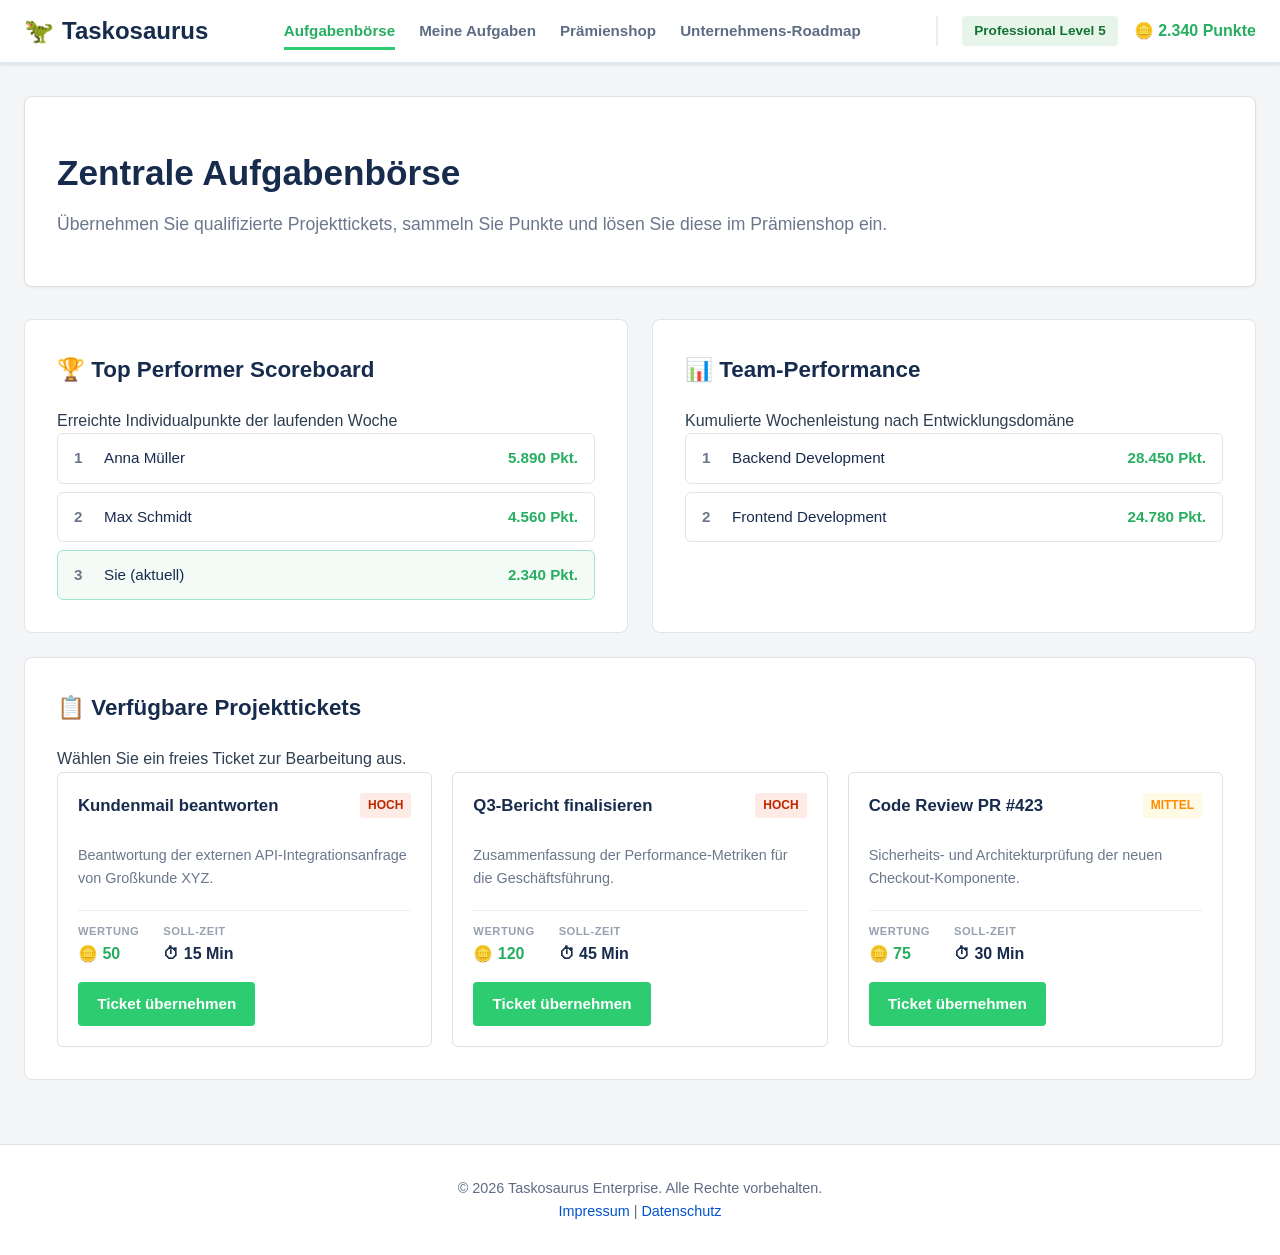
<file: index.html>
<!DOCTYPE html>
<html lang="de">
<head>
  <meta charset="UTF-8">
  <meta name="viewport" content="width=device-width, initial-scale=1.0">
  <title>Taskosaurus - Aufgabenbörse</title>
  <link rel="stylesheet" href="css/style.css">
</head>
<body>
  <header>
    <nav>
      <a href="index.html" class="logo"><span class="logo-icon">🦖</span> Taskosaurus</a>
      <ul class="nav-links">
        <li><a href="index.html" class="active">Aufgabenbörse</a></li>
        <li><a href="pages/my-tasks.html">Meine Aufgaben</a></li>
        <li><a href="pages/store.html">Prämienshop</a></li>
        <li><a href="pages/roadmap.html">Unternehmens-Roadmap</a></li>
      </ul>
      <div class="nav-right">
        <div class="profile-section">
          <div class="level-badge">Professional Level 5</div>
          <div class="points-display">🪙 2.340 Punkte</div>
        </div>
      </div>
    </nav>
  </header>

  <main>
    <section class="hero">
      <h1>Zentrale Aufgabenbörse</h1>
      <p>Übernehmen Sie qualifizierte Projekttickets, sammeln Sie Punkte und lösen Sie diese im Prämienshop ein.</p>
    </section>

    <div class="grid">
      <section>
        <h2>🏆 Top Performer Scoreboard</h2>
        <p>Erreichte Individualpunkte der laufenden Woche</p>
        <ul class="leaderboard">
          <li class="leaderboard-item">
            <span class="rank">1</span>
            <span class="leaderboard-name">Anna Müller</span>
            <span class="leaderboard-points">5.890 Pkt.</span>
          </li>
          <li class="leaderboard-item">
            <span class="rank">2</span>
            <span class="leaderboard-name">Max Schmidt</span>
            <span class="leaderboard-points">4.560 Pkt.</span>
          </li>
          <li class="leaderboard-item current-user">
            <span class="rank">3</span>
            <span class="leaderboard-name">Sie (aktuell)</span>
            <span class="leaderboard-points">2.340 Pkt.</span>
          </li>
        </ul>
      </section>

      <section>
        <h2>📊 Team-Performance</h2>
        <p>Kumulierte Wochenleistung nach Entwicklungsdomäne</p>
        <ul class="leaderboard">
          <li class="leaderboard-item">
            <span class="rank">1</span>
            <span class="leaderboard-name">Backend Development</span>
            <span class="leaderboard-points">28.450 Pkt.</span>
          </li>
          <li class="leaderboard-item">
            <span class="rank">2</span>
            <span class="leaderboard-name">Frontend Development</span>
            <span class="leaderboard-points">24.780 Pkt.</span>
          </li>
        </ul>
      </section>
    </div>

    <section>
      <h2>📋 Verfügbare Projekttickets</h2>
      <p>Wählen Sie ein freies Ticket zur Bearbeitung aus.</p>
      
      <div class="task-grid">
        <!-- Task 1 -->
        <div class="task-card">
          <div class="task-header">
            <h3 class="task-title">Kundenmail beantworten</h3>
            <span class="task-priority priority-high">Hoch</span>
          </div>
          <p class="task-description">Beantwortung der externen API-Integrationsanfrage von Großkunde XYZ.</p>
          <div class="task-meta">
            <div class="meta-item">
              <span class="meta-label">Wertung</span>
              <span class="meta-value pts">🪙 50</span>
            </div>
            <div class="meta-item">
              <span class="meta-label">Soll-Zeit</span>
              <span class="meta-value time-estimate">⏱ 15 Min</span>
            </div>
          </div>
          <div class="task-actions">
            <a href="pages/my-tasks.html" class="btn">Ticket übernehmen</a>
          </div>
        </div>

        <!-- Task 2 -->
        <div class="task-card">
          <div class="task-header">
            <h3 class="task-title">Q3-Bericht finalisieren</h3>
            <span class="task-priority priority-high">Hoch</span>
          </div>
          <p class="task-description">Zusammenfassung der Performance-Metriken für die Geschäftsführung.</p>
          <div class="task-meta">
            <div class="meta-item">
              <span class="meta-label">Wertung</span>
              <span class="meta-value pts">🪙 120</span>
            </div>
            <div class="meta-item">
              <span class="meta-label">Soll-Zeit</span>
              <span class="meta-value time-estimate">⏱ 45 Min</span>
            </div>
          </div>
          <div class="task-actions">
            <a href="pages/my-tasks.html" class="btn">Ticket übernehmen</a>
          </div>
        </div>

        <!-- Task 3 -->
        <div class="task-card">
          <div class="task-header">
            <h3 class="task-title">Code Review PR #423</h3>
            <span class="task-priority priority-medium">Mittel</span>
          </div>
          <p class="task-description">Sicherheits- und Architekturprüfung der neuen Checkout-Komponente.</p>
          <div class="task-meta">
            <div class="meta-item">
              <span class="meta-label">Wertung</span>
              <span class="meta-value pts">🪙 75</span>
            </div>
            <div class="meta-item">
              <span class="meta-label">Soll-Zeit</span>
              <span class="meta-value time-estimate">⏱ 30 Min</span>
            </div>
          </div>
          <div class="task-actions">
            <a href="pages/my-tasks.html" class="btn">Ticket übernehmen</a>
          </div>
        </div>
      </div>
    </section>
  </main>

  <footer>
    <p>&copy; 2026 Taskosaurus Enterprise. Alle Rechte vorbehalten.</p>
    <p><a href="#">Impressum</a> | <a href="#">Datenschutz</a></p>
  </footer>
</body>
</html>
</file>
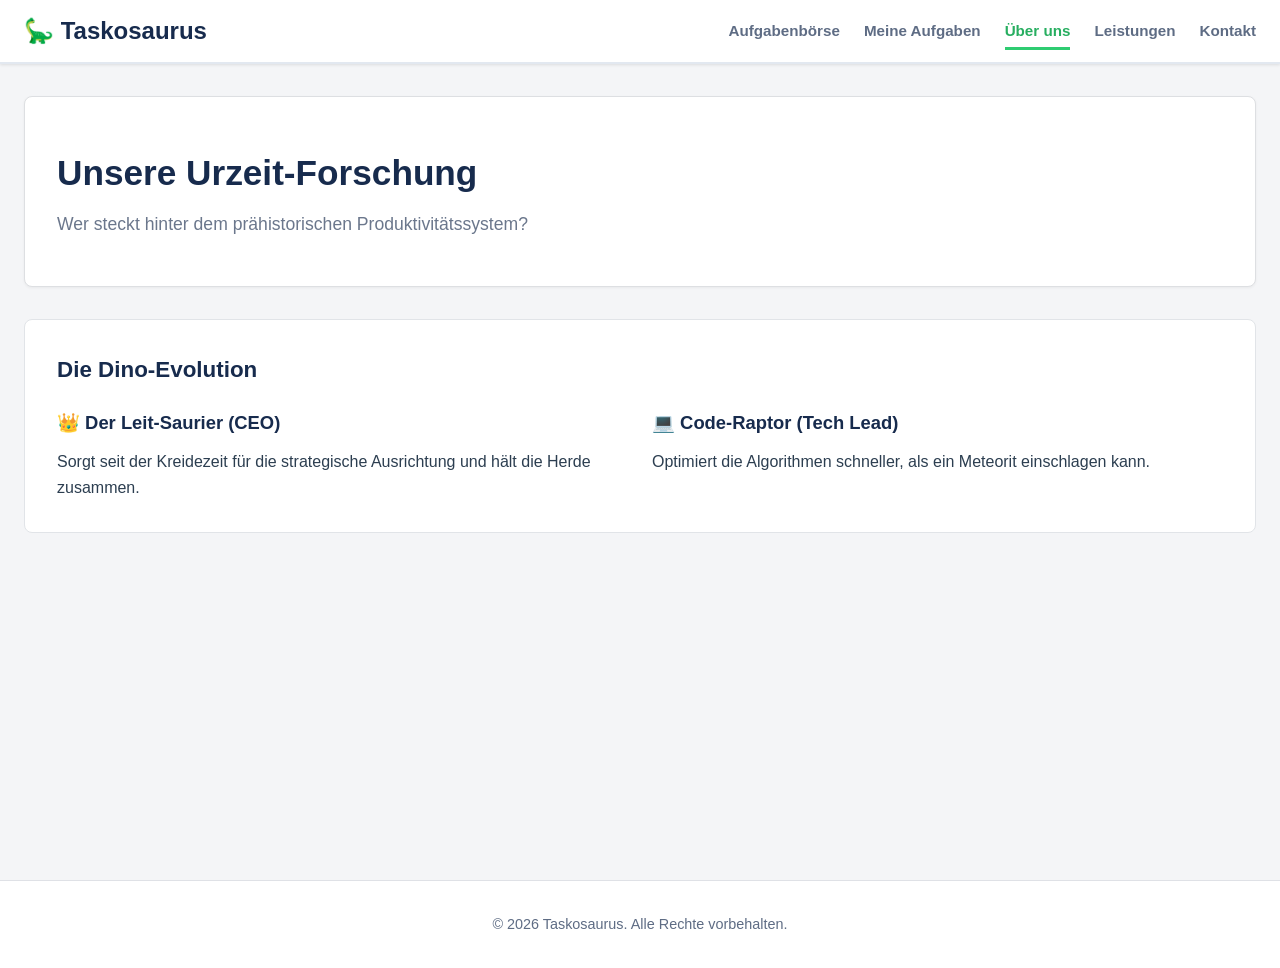
<file: pages/about.html>
<!DOCTYPE html>
<html lang="de">
<head>
  <meta charset="UTF-8">
  <meta name="viewport" content="width=device-width, initial-scale=1.0">
  <title>Das Nest - Taskosaurus</title>
  <link rel="stylesheet" href="../css/style.css">
</head>
<body>
  <header>
    <nav>
      <a href="../index.html" class="logo">🦕 Taskosaurus</a>
      <ul class="nav-links">
        <li><a href="../index.html">Aufgabenbörse</a></li>
        <li><a href="my-tasks.html">Meine Aufgaben</a></li>
        <li><a href="about.html" class="active">Über uns</a></li>
        <li><a href="services.html">Leistungen</a></li>
        <li><a href="contact.html">Kontakt</a></li>
      </ul>
    </nav>
  </header>

  <main>
    <section class="hero">
      <h1>Unsere Urzeit-Forschung</h1>
      <p>Wer steckt hinter dem prähistorischen Produktivitätssystem?</p>
    </section>

    <section>
      <h2>Die Dino-Evolution</h2>
      <div class="grid">
        <div class="card">
          <h3>👑 Der Leit-Saurier (CEO)</h3>
          <p>Sorgt seit der Kreidezeit für die strategische Ausrichtung und hält die Herde zusammen.</p>
        </div>
        <div class="card">
          <h3>💻 Code-Raptor (Tech Lead)</h3>
          <p>Optimiert die Algorithmen schneller, als ein Meteorit einschlagen kann.</p>
        </div>
      </div>
    </section>
  </main>

  <footer>
    <p>&copy; 2026 Taskosaurus. Alle Rechte vorbehalten.</p>
  </footer>
</body>
</html>
</file>
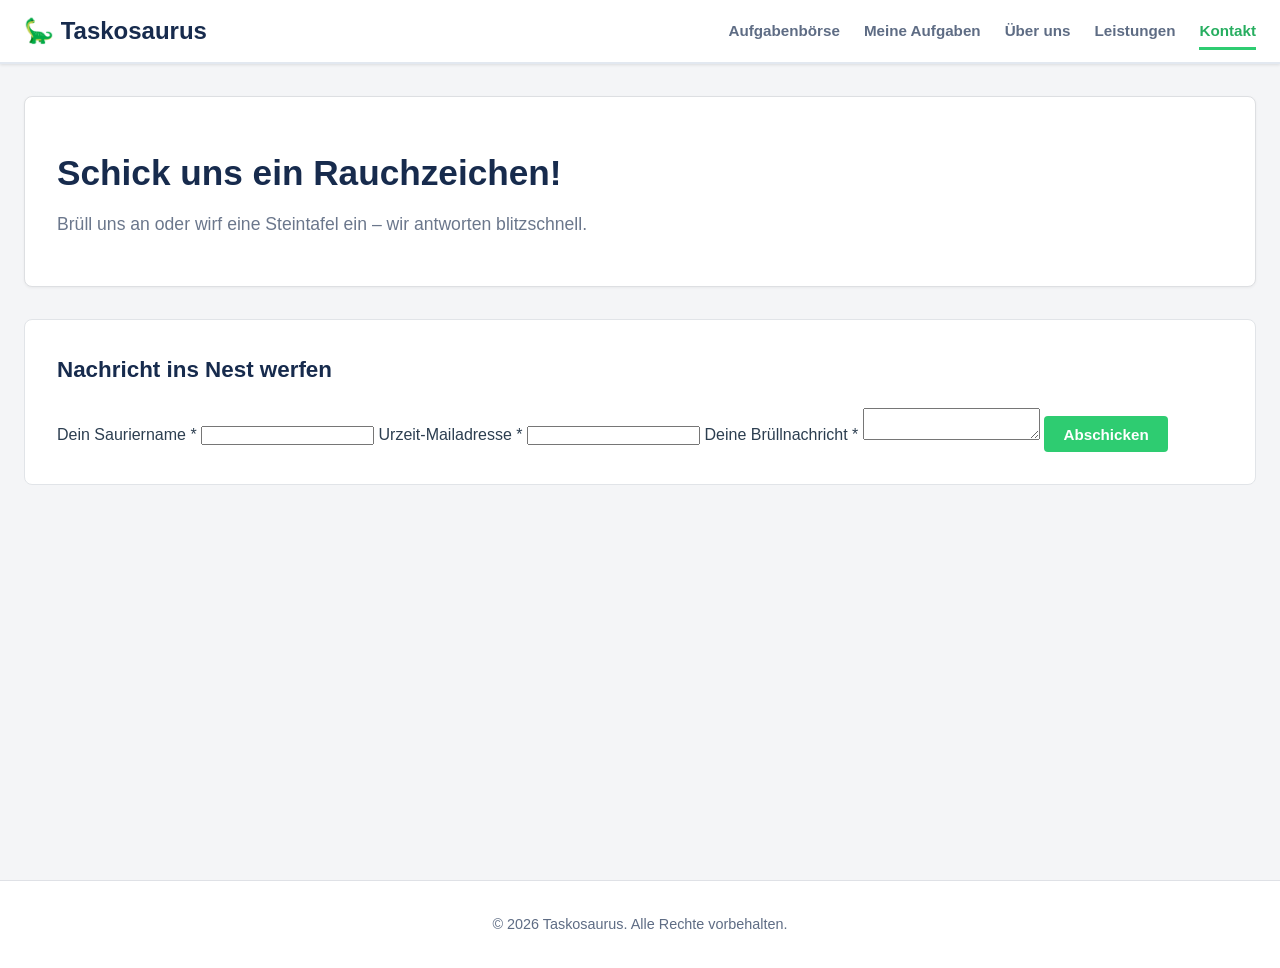
<file: pages/contact.html>
<!DOCTYPE html>
<html lang="de">
<head>
  <meta charset="UTF-8">
  <meta name="viewport" content="width=device-width, initial-scale=1.0">
  <title>Rauchzeichen - Taskosaurus</title>
  <link rel="stylesheet" href="../css/style.css">
</head>
<body>
  <header>
    <nav>
      <a href="../index.html" class="logo">🦕 Taskosaurus</a>
      <ul class="nav-links">
        <li><a href="../index.html">Aufgabenbörse</a></li>
        <li><a href="my-tasks.html">Meine Aufgaben</a></li>
        <li><a href="about.html">Über uns</a></li>
        <li><a href="services.html">Leistungen</a></li>
        <li><a href="contact.html" class="active">Kontakt</a></li>
      </ul>
    </nav>
  </header>

  <main>
    <section class="hero">
      <h1>Schick uns ein Rauchzeichen!</h1>
      <p>Brüll uns an oder wirf eine Steintafel ein – wir antworten blitzschnell.</p>
    </section>

    <section>
      <h2>Nachricht ins Nest werfen</h2>
      <form>
        <label for="name">Dein Sauriername *</label>
        <input type="text" id="name" required>

        <label for="email">Urzeit-Mailadresse *</label>
        <input type="email" id="email" required>

        <label for="message">Deine Brüllnachricht *</label>
        <textarea id="message" required></textarea>

        <button type="submit" class="btn">Abschicken</button>
      </form>
    </section>
  </main>

  <footer>
    <p>&copy; 2026 Taskosaurus. Alle Rechte vorbehalten.</p>
  </footer>
</body>
</html>
</file>
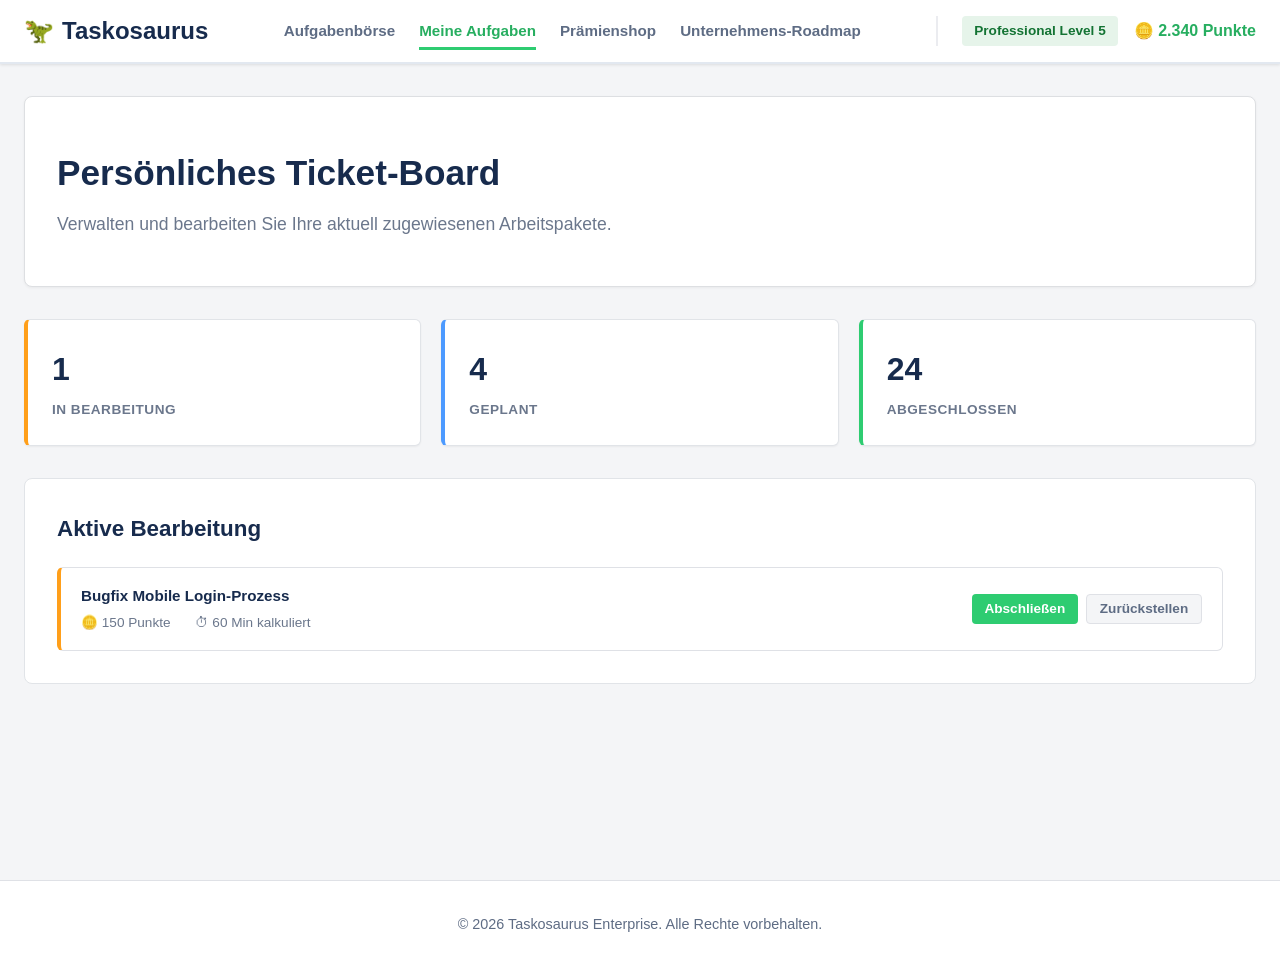
<file: pages/my-tasks.html>
<!DOCTYPE html>
<html lang="de">
<head>
  <meta charset="UTF-8">
  <meta name="viewport" content="width=device-width, initial-scale=1.0">
  <title>Meine Aufgaben - Taskosaurus</title>
  <link rel="stylesheet" href="../css/style.css">
</head>
<body>
  <header>
    <nav>
      <a href="../index.html" class="logo"><span class="logo-icon">🦖</span> Taskosaurus</a>
      <ul class="nav-links">
        <li><a href="../index.html">Aufgabenbörse</a></li>
        <li><a href="my-tasks.html" class="active">Meine Aufgaben</a></li>
        <li><a href="store.html">Prämienshop</a></li>
        <li><a href="roadmap.html">Unternehmens-Roadmap</a></li>
      </ul>
      <div class="nav-right">
        <div class="profile-section">
          <div class="level-badge">Professional Level 5</div>
          <div class="points-display">🪙 2.340 Punkte</div>
        </div>
      </div>
    </nav>
  </header>

  <main>
    <section class="hero">
      <h1>Persönliches Ticket-Board</h1>
      <p>Verwalten und bearbeiten Sie Ihre aktuell zugewiesenen Arbeitspakete.</p>
    </section>

    <div class="stats-container">
      <div class="stat-card in-progress">
        <div class="stat-number">1</div>
        <div class="stat-label">In Bearbeitung</div>
      </div>
      <div class="stat-card pending">
        <div class="stat-number">4</div>
        <div class="stat-label">Geplant</div>
      </div>
      <div class="stat-card completed">
        <div class="stat-number">24</div>
        <div class="stat-label">Abgeschlossen</div>
      </div>
    </div>

    <section>
      <h2>Aktive Bearbeitung</h2>
      <div class="my-tasks-list">
        <div class="task-row in-progress">
          <div class="task-row-content">
            <div class="task-row-title">Bugfix Mobile Login-Prozess</div>
            <div class="task-row-meta">
              <span>🪙 150 Punkte</span>
              <span>⏱ 60 Min kalkuliert</span>
            </div>
          </div>
          <div class="task-row-actions">
            <button class="btn btn-small">Abschließen</button>
            <button class="btn btn-secondary btn-small">Zurückstellen</button>
          </div>
        </div>
      </div>
    </section>
  </main>

  <footer>
    <p>&copy; 2026 Taskosaurus Enterprise. Alle Rechte vorbehalten.</p>
  </footer>
</body>
</html>
</file>
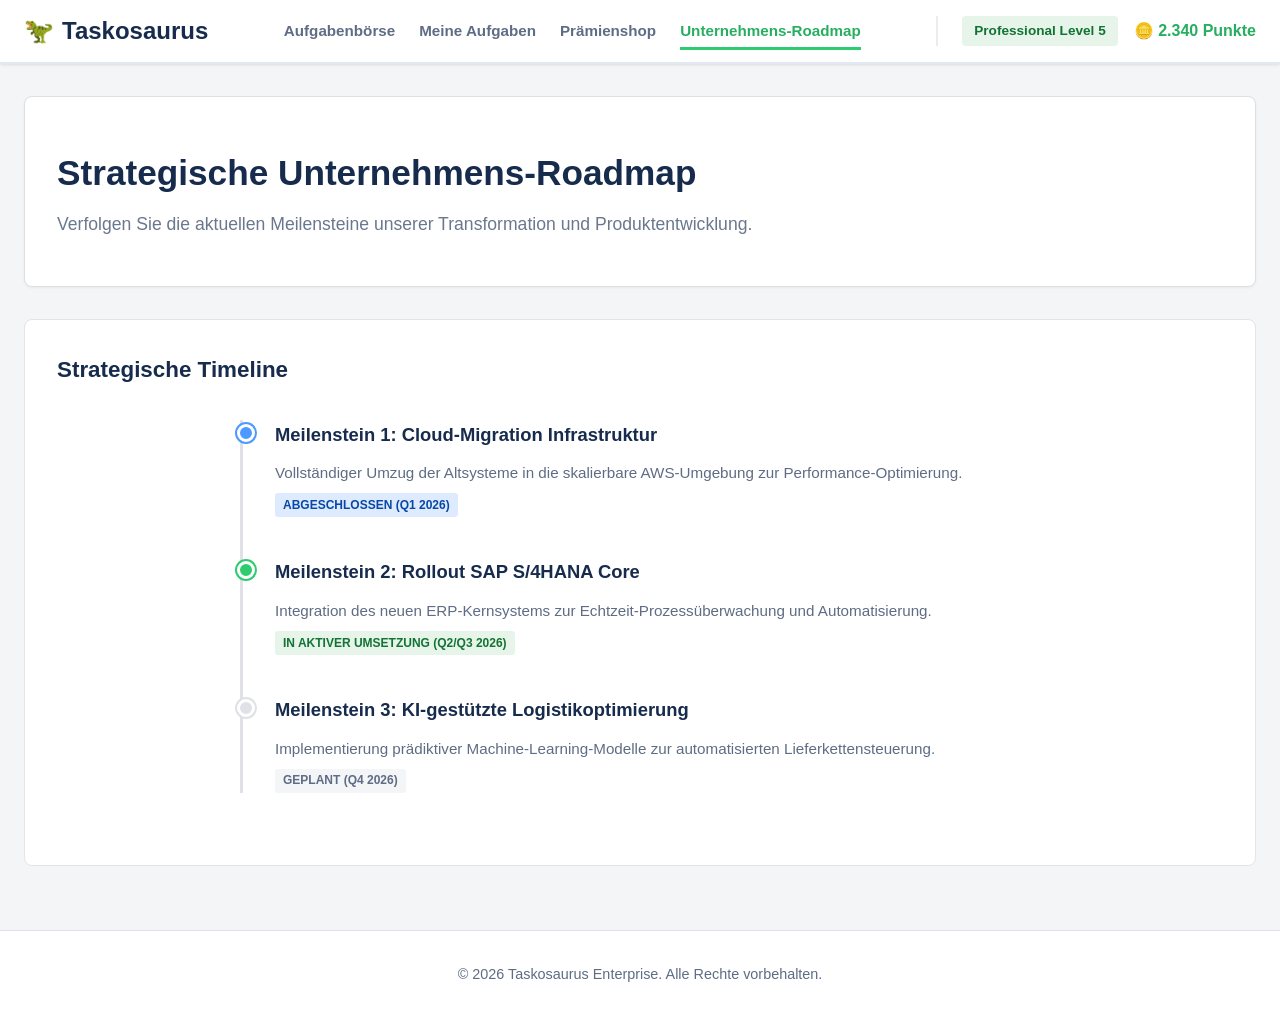
<file: pages/roadmap.html>
<!DOCTYPE html>
<html lang="de">
<head>
  <meta charset="UTF-8">
  <meta name="viewport" content="width=device-width, initial-scale=1.0">
  <title>Unternehmens-Roadmap - Taskosaurus</title>
  <link rel="stylesheet" href="../css/style.css">
</head>
<body>
  <header>
    <nav>
      <a href="../index.html" class="logo"><span class="logo-icon">🦖</span> Taskosaurus</a>
      <ul class="nav-links">
        <li><a href="../index.html">Aufgabenbörse</a></li>
        <li><a href="my-tasks.html">Meine Aufgaben</a></li>
        <li><a href="store.html">Prämienshop</a></li>
        <li><a href="roadmap.html" class="active">Unternehmens-Roadmap</a></li>
      </ul>
      <div class="nav-right">
        <div class="profile-section">
          <div class="level-badge">Professional Level 5</div>
          <div class="points-display">🪙 2.340 Punkte</div>
        </div>
      </div>
    </nav>
  </header>

  <main>
    <section class="hero">
      <h1>Strategische Unternehmens-Roadmap</h1>
      <p>Verfolgen Sie die aktuellen Meilensteine unserer Transformation und Produktentwicklung.</p>
    </section>

    <section>
      <h2>Strategische Timeline</h2>
      <div class="roadmap-timeline">
        
        <!-- Step 1 -->
        <div class="roadmap-step completed">
          <h3>Meilenstein 1: Cloud-Migration Infrastruktur</h3>
          <p style="color: #5e6c84; font-size: 0.95rem;">Vollständiger Umzug der Altsysteme in die skalierbare AWS-Umgebung zur Performance-Optimierung.</p>
          <span class="roadmap-badge badge-completed">Abgeschlossen (Q1 2026)</span>
        </div>

        <!-- Step 2 (Aktuell) -->
        <div class="roadmap-step current">
          <h3>Meilenstein 2: Rollout SAP S/4HANA Core</h3>
          <p style="color: #5e6c84; font-size: 0.95rem;">Integration des neuen ERP-Kernsystems zur Echtzeit-Prozessüberwachung und Automatisierung.</p>
          <span class="roadmap-badge badge-current">In aktiver Umsetzung (Q2/Q3 2026)</span>
        </div>

        <!-- Step 3 -->
        <div class="roadmap-step">
          <h3>Meilenstein 3: KI-gestützte Logistikoptimierung</h3>
          <p style="color: #5e6c84; font-size: 0.95rem;">Implementierung prädiktiver Machine-Learning-Modelle zur automatisierten Lieferkettensteuerung.</p>
          <span class="roadmap-badge badge-future">Geplant (Q4 2026)</span>
        </div>
        
      </div>
    </section>
  </main>

  <footer>
    <p>&copy; 2026 Taskosaurus Enterprise. Alle Rechte vorbehalten.</p>
  </footer>
</body>
</html>
</file>
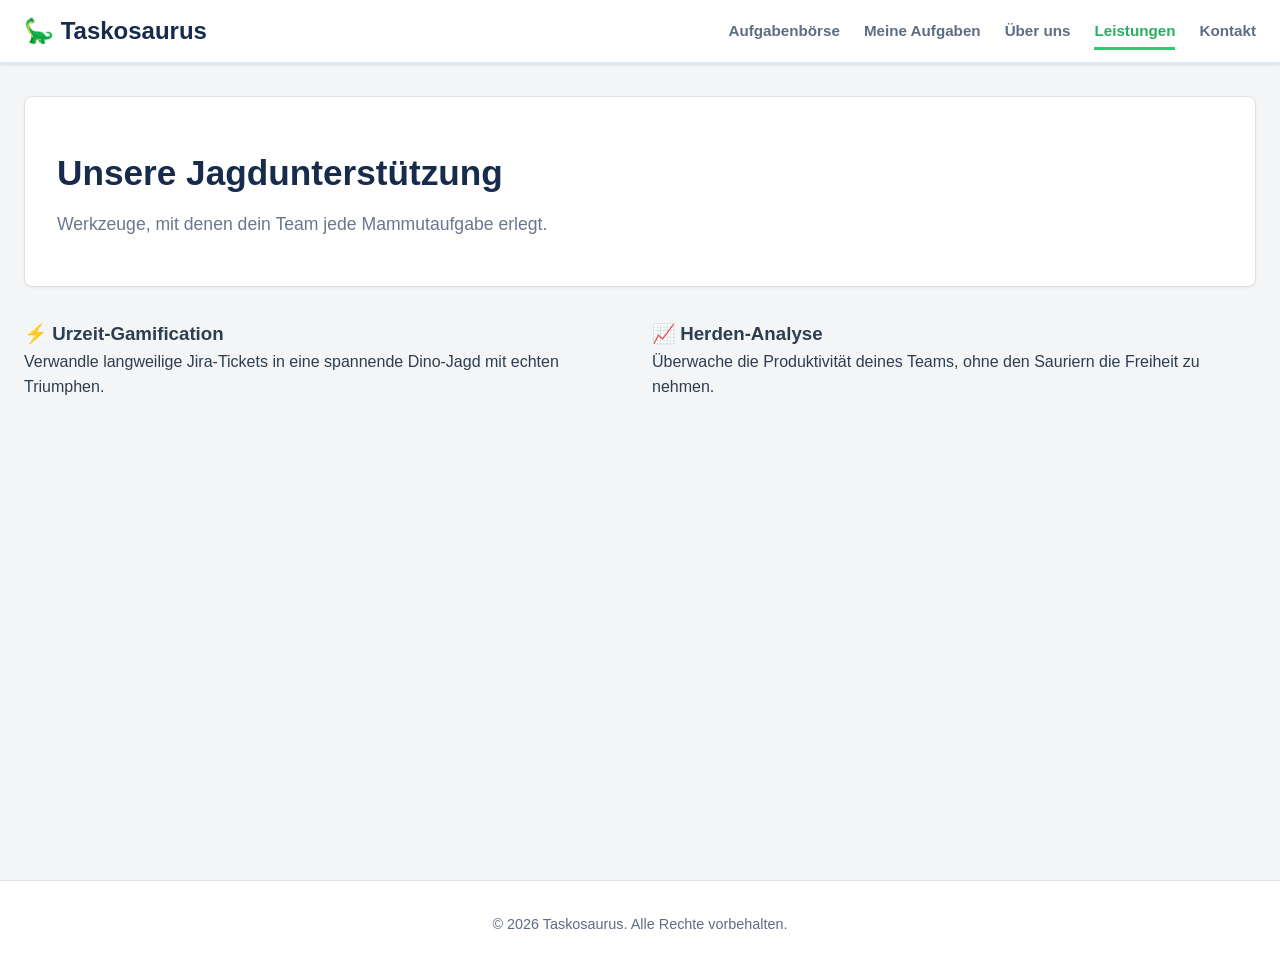
<file: pages/services.html>
<!DOCTYPE html>
<html lang="de">
<head>
  <meta charset="UTF-8">
  <meta name="viewport" content="width=device-width, initial-scale=1.0">
  <title>Jagdwerkzeuge - Taskosaurus</title>
  <link rel="stylesheet" href="../css/style.css">
</head>
<body>
  <header>
    <nav>
      <a href="../index.html" class="logo">🦕 Taskosaurus</a>
      <ul class="nav-links">
        <li><a href="../index.html">Aufgabenbörse</a></li>
        <li><a href="my-tasks.html">Meine Aufgaben</a></li>
        <li><a href="about.html">Über uns</a></li>
        <li><a href="services.html" class="active">Leistungen</a></li>
        <li><a href="contact.html">Kontakt</a></li>
      </ul>
    </nav>
  </header>

  <main>
    <section class="hero">
      <h1>Unsere Jagdunterstützung</h1>
      <p>Werkzeuge, mit denen dein Team jede Mammutaufgabe erlegt.</p>
    </section>

    <div class="grid">
      <div class="card">
        <h3>⚡ Urzeit-Gamification</h3>
        <p>Verwandle langweilige Jira-Tickets in eine spannende Dino-Jagd mit echten Triumphen.</p>
      </div>
      <div class="card">
        <h3>📈 Herden-Analyse</h3>
        <p>Überwache die Produktivität deines Teams, ohne den Sauriern die Freiheit zu nehmen.</p>
      </div>
    </div>
  </main>

  <footer>
    <p>&copy; 2026 Taskosaurus. Alle Rechte vorbehalten.</p>
  </footer>
</body>
</html>
</file>
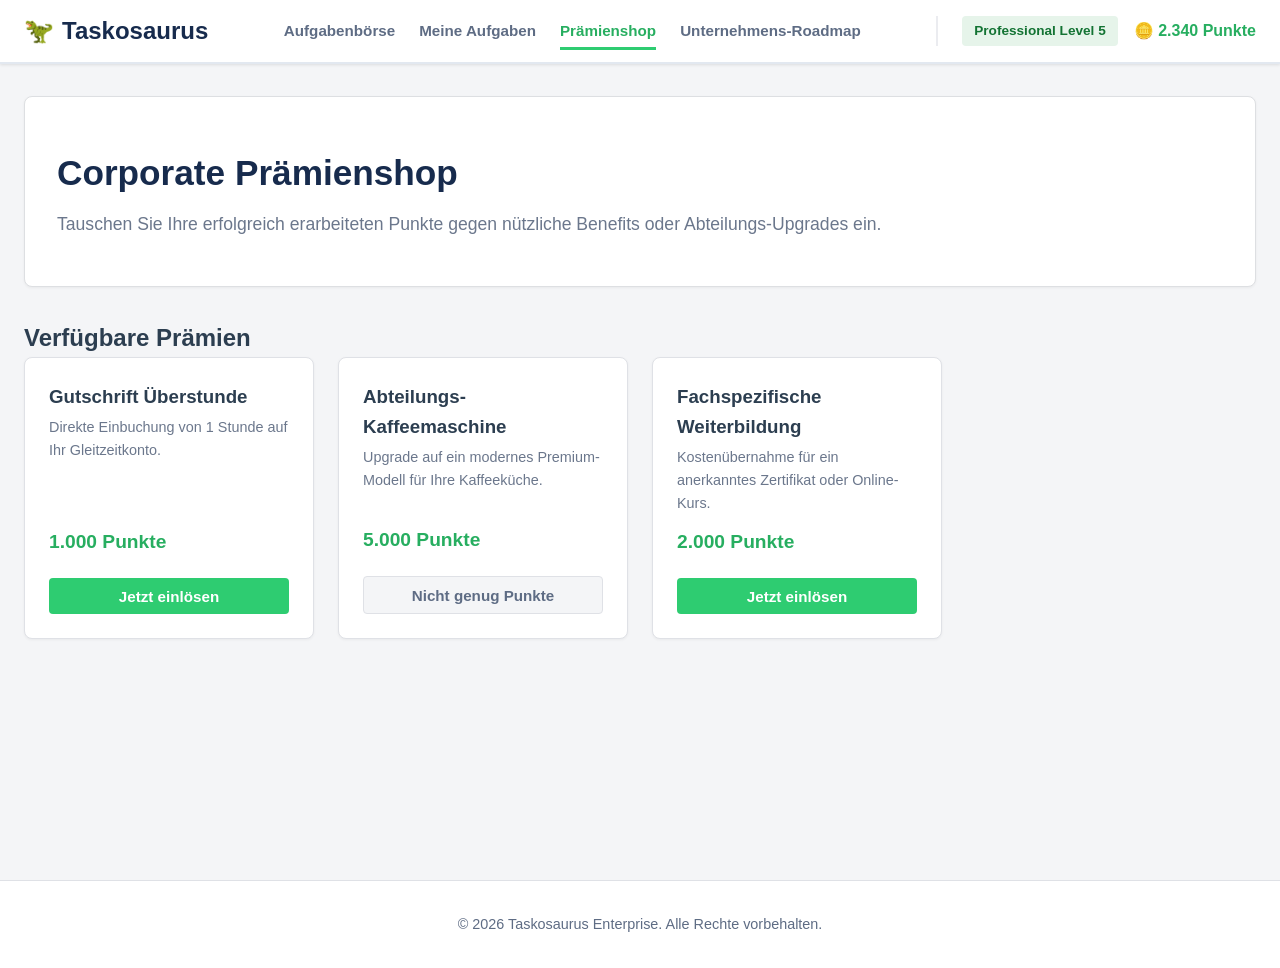
<file: pages/store.html>
<!DOCTYPE html>
<html lang="de">
<head>
  <meta charset="UTF-8">
  <meta name="viewport" content="width=device-width, initial-scale=1.0">
  <title>Prämienshop - Taskosaurus</title>
  <link rel="stylesheet" href="../css/style.css">
</head>
<body>
  <header>
    <nav>
      <a href="../index.html" class="logo"><span class="logo-icon">🦖</span> Taskosaurus</a>
      <ul class="nav-links">
        <li><a href="../index.html">Aufgabenbörse</a></li>
        <li><a href="my-tasks.html">Meine Aufgaben</a></li>
        <li><a href="store.html" class="active">Prämienshop</a></li>
        <li><a href="roadmap.html">Unternehmens-Roadmap</a></li>
      </ul>
      <div class="nav-right">
        <div class="profile-section">
          <div class="level-badge">Professional Level 5</div>
          <div class="points-display">🪙 2.340 Punkte</div>
        </div>
      </div>
    </nav>
  </header>

  <main>
    <section class="hero">
      <h1>Corporate Prämienshop</h1>
      <p>Tauschen Sie Ihre erfolgreich erarbeiteten Punkte gegen nützliche Benefits oder Abteilungs-Upgrades ein.</p>
    </section>

    <h2>Verfügbare Prämien</h2>
    <div class="store-grid">
      <!-- Item 1 -->
      <div class="store-card">
        <div>
          <h3>Gutschrift Überstunde</h3>
          <p style="color: #6b778c; font-size: 0.9rem; margin-top: 0.25rem;">Direkte Einbuchung von 1 Stunde auf Ihr Gleitzeitkonto.</p>
        </div>
        <div>
          <div class="store-price">1.000 Punkte</div>
          <button class="btn" style="width: 100%;">Jetzt einlösen</button>
        </div>
      </div>

      <!-- Item 2 -->
      <div class="store-card">
        <div>
          <h3>Abteilungs-Kaffeemaschine</h3>
          <p style="color: #6b778c; font-size: 0.9rem; margin-top: 0.25rem;">Upgrade auf ein modernes Premium-Modell für Ihre Kaffeeküche.</p>
        </div>
        <div>
          <div class="store-price">5.000 Punkte</div>
          <button class="btn btn-secondary" style="width: 100%; cursor: not-allowed;" disabled>Nicht genug Punkte</button>
        </div>
      </div>

      <!-- Item 3 -->
      <div class="store-card">
        <div>
          <h3>Fachspezifische Weiterbildung</h3>
          <p style="color: #6b778c; font-size: 0.9rem; margin-top: 0.25rem;">Kostenübernahme für ein anerkanntes Zertifikat oder Online-Kurs.</p>
        </div>
        <div>
          <div class="store-price">2.000 Punkte</div>
          <button class="btn" style="width: 100%;">Jetzt einlösen</button>
        </div>
      </div>
    </div>
  </main>

  <footer>
    <p>&copy; 2026 Taskosaurus Enterprise. Alle Rechte vorbehalten.</p>
  </footer>
</body>
</html>
</file>
<file: css/style.css>
/* Reset & Base Styles */
* {
  margin: 0;
  padding: 0;
  box-sizing: border-box;
}

body {
  font-family: -apple-system, BlinkMacSystemFont, 'Segoe UI', Roboto, Helvetica, Arial, sans-serif;
  line-height: 1.6;
  color: #2c3e50;
  background-color: #f4f5f7; /* Typisches Jira-Hellgrau */
  min-height: 100vh;
}

/* Header & Navigation */
header {
  background: #ffffff;
  color: #172b4d;
  padding: 0.75rem 0;
  box-shadow: 0 1px 3px rgba(0, 0, 0, 0.1);
  position: sticky;
  top: 0;
  z-index: 100;
  border-bottom: 2px solid #e2e8f0;
}

nav {
  max-width: 1400px;
  margin: 0 auto;
  padding: 0 1.5rem;
  display: flex;
  justify-content: space-between;
  align-items: center;
}

.logo {
  font-size: 1.5rem;
  font-weight: 700;
  text-decoration: none;
  color: #172b4d;
  display: flex;
  align-items: center;
  gap: 0.5rem;
}

.logo-icon {
  color: #2ecc71;
}

.nav-right {
  display: flex;
  gap: 1.5rem;
  align-items: center;
}

.profile-section {
  display: flex;
  align-items: center;
  gap: 1rem;
  padding-left: 1.5rem;
  border-left: 2px solid #ebecf0;
}

.level-badge {
  background: #e6f4ea;
  color: #137333;
  padding: 0.25rem 0.75rem;
  border-radius: 4px;
  font-size: 0.85rem;
  font-weight: 600;
}

.points-display {
  color: #27ae60;
  font-weight: 700;
  font-size: 1rem;
  display: flex;
  align-items: center;
  gap: 0.25rem;
}

.nav-links {
  list-style: none;
  display: flex;
  gap: 1.5rem;
}

.nav-links a {
  color: #5e6c84;
  text-decoration: none;
  transition: all 0.2s ease;
  font-weight: 600;
  font-size: 0.95rem;
  padding: 0.5rem 0;
  border-bottom: 3px solid transparent;
}

.nav-links a:hover {
  color: #0052cc;
}

.nav-links a.active {
  color: #27ae60;
  border-bottom-color: #2ecc71;
}

/* Main Container */
main {
  max-width: 1400px;
  margin: 2rem auto;
  padding: 0 1.5rem;
  min-height: calc(100vh - 180px);
}

/* Hero Section */
.hero {
  background: #ffffff;
  color: #172b4d;
  padding: 3rem 2rem;
  border-radius: 8px;
  margin-bottom: 2rem;
  box-shadow: 0 1px 3px rgba(0, 0, 0, 0.05);
  border: 1px solid #dddfe2;
}

.hero h1 {
  font-size: 2.2rem;
  font-weight: 700;
  margin-bottom: 0.5rem;
  color: #172b4d;
}

.hero p {
  font-size: 1.1rem;
  color: #6b778c;
}

/* Scoreboard / Leaderboard */
.leaderboard {
  list-style: none;
  display: flex;
  flex-direction: column;
  gap: 0.5rem;
}

.leaderboard-item {
  display: flex;
  align-items: center;
  background: #ffffff;
  border: 1px solid #e1e4e8;
  padding: 0.75rem 1rem;
  border-radius: 6px;
  color: #172b4d;
  font-size: 0.95rem;
}

.leaderboard-item.current-user {
  background: #f4fbf7;
  border-color: #a3e4cd;
}

.leaderboard-name {
  flex: 1;
  font-weight: 500;
}

.leaderboard-points {
  font-weight: 600;
  color: #27ae60;
}

.rank {
  width: 30px;
  font-weight: 600;
  color: #6b778c;
}

/* Dashboard Stats */
.stats-container {
  display: grid;
  grid-template-columns: repeat(auto-fit, minmax(220px, 1fr));
  gap: 1.25rem;
  margin-bottom: 2rem;
}

.stat-card {
  background: #ffffff;
  border: 1px solid #e1e4e8;
  padding: 1.5rem;
  border-radius: 6px;
  box-shadow: 0 1px 2px rgba(0,0,0,0.05);
}

.stat-card.completed { border-left: 4px solid #2ecc71; }
.stat-card.in-progress { border-left: 4px solid #ff9f1a; }
.stat-card.pending { border-left: 4px solid #4c9aff; }

.stat-number {
  font-size: 2rem;
  font-weight: 700;
  color: #172b4d;
  margin-bottom: 0.25rem;
}

.stat-label {
  color: #6b778c;
  font-size: 0.85rem;
  font-weight: 600;
  text-transform: uppercase;
  letter-spacing: 0.5px;
}

/* Buttons */
.btn {
  display: inline-block;
  padding: 0.6rem 1.2rem;
  background-color: #2ecc71;
  color: white;
  text-decoration: none;
  border-radius: 4px;
  transition: background-color 0.1s ease;
  border: none;
  cursor: pointer;
  font-size: 0.95rem;
  font-weight: 600;
  text-align: center;
}

.btn:hover {
  background-color: #27ae60;
}

.btn-secondary {
  background-color: #f4f5f7;
  color: #5e6c84;
  border: 1px solid #dfe1e6;
}

.btn-secondary:hover {
  background-color: #ebecf0;
  color: #172b4d;
}

.btn-small {
  padding: 0.4rem 0.8rem;
  font-size: 0.85rem;
}

/* Content Sections */
section {
  background: #ffffff;
  border: 1px solid #e1e4e8;
  padding: 2rem;
  margin-bottom: 1.5rem;
  border-radius: 8px;
}

section h2 {
  font-size: 1.4rem;
  font-weight: 700;
  margin-bottom: 1.25rem;
  color: #172b4d;
}

section h3 {
  font-size: 1.15rem;
  margin-bottom: 0.75rem;
  color: #172b4d;
}

/* Task Cards Grid */
.task-grid {
  display: grid;
  grid-template-columns: repeat(auto-fill, minmax(320px, 1fr));
  gap: 1.25rem;
}

.task-card {
  background: #ffffff;
  border: 1px solid #dfe1e6;
  border-radius: 6px;
  padding: 1.25rem;
  display: flex;
  flex-direction: column;
  justify-content: space-between;
  box-shadow: 0 1px 3px rgba(0,0,0,0.02);
  transition: border-color 0.15s ease, box-shadow 0.15s ease;
}

.task-card:hover {
  border-color: #4c9aff;
  box-shadow: 0 4px 8px rgba(9, 30, 66, 0.08);
}

.task-header {
  display: flex;
  justify-content: space-between;
  align-items: flex-start;
  margin-bottom: 0.75rem;
}

.task-title {
  font-size: 1.05rem;
  font-weight: 600;
  color: #172b4d;
}

.task-priority {
  padding: 0.2rem 0.5rem;
  border-radius: 3px;
  font-size: 0.75rem;
  font-weight: 700;
  text-transform: uppercase;
}

.priority-high { background: #ffebe6; color: #bf2600; }
.priority-medium { background: #fffae6; color: #ff8b00; }
.priority-low { background: #e6fcff; color: #0065ff; }

.task-description {
  color: #6b778c;
  margin-bottom: 1.25rem;
  font-size: 0.9rem;
}

.task-meta {
  display: flex;
  gap: 1.5rem;
  margin-bottom: 1rem;
  padding-top: 0.75rem;
  border-top: 1px solid #ebecf0;
}

.meta-item {
  display: flex;
  flex-direction: column;
}

.meta-label {
  color: #97a0af;
  font-size: 0.7rem;
  text-transform: uppercase;
  font-weight: 700;
  letter-spacing: 0.5px;
}

.meta-value {
  font-size: 1rem;
  font-weight: 600;
  color: #172b4d;
}

.meta-value.pts { color: #27ae60; }

/* My Tasks Rows */
.my-tasks-list {
  display: flex;
  flex-direction: column;
  gap: 0.75rem;
}

.task-row {
  display: flex;
  align-items: center;
  padding: 1rem 1.25rem;
  background: #ffffff;
  border: 1px solid #dfe1e6;
  border-radius: 6px;
  justify-content: space-between;
}

.task-row.in-progress { border-left: 4px solid #ff9f1a; }
.task-row.completed { border-left: 4px solid #2ecc71; opacity: 0.6; }

.task-row-content { flex: 1; }
.task-row-title { font-weight: 600; color: #172b4d; margin-bottom: 0.25rem; font-size: 0.95rem; }
.task-row-meta { display: flex; gap: 1.5rem; font-size: 0.85rem; color: #6b778c; }
.task-row-actions { display: flex; gap: 0.5rem; }

/* Store View */
.store-grid {
  display: grid;
  grid-template-columns: repeat(auto-fill, minmax(280px, 1fr));
  gap: 1.5rem;
}

.store-card {
  background: #ffffff;
  border: 1px solid #dfe1e6;
  border-radius: 8px;
  padding: 1.5rem;
  display: flex;
  flex-direction: column;
  justify-content: space-between;
  box-shadow: 0 1px 3px rgba(0,0,0,0.05);
}

.store-card:hover {
  border-color: #2ecc71;
}

.store-price {
  font-size: 1.2rem;
  font-weight: 700;
  color: #27ae60;
  margin: 0.75rem 0 1.25rem 0;
}

/* Roadmap View */
.roadmap-timeline {
  position: relative;
  max-width: 800px;
  margin: 2rem auto;
  padding-left: 2rem;
  border-left: 3px solid #dfe1e6;
}

.roadmap-step {
  position: relative;
  margin-bottom: 2.5rem;
}

.roadmap-step::before {
  content: '';
  position: absolute;
  left: calc(-2rem - 6px);
  top: 4px;
  width: 12px;
  height: 12px;
  border-radius: 50%;
  background: #dfe1e6;
  border: 3px solid #ffffff;
  box-shadow: 0 0 0 2px #dfe1e6;
}

.roadmap-step.current::before {
  background: #2ecc71;
  box-shadow: 0 0 0 2px #2ecc71;
}

.roadmap-step.completed::before {
  background: #4c9aff;
  box-shadow: 0 0 0 2px #4c9aff;
}

.roadmap-badge {
  display: inline-block;
  padding: 0.15rem 0.5rem;
  border-radius: 3px;
  font-size: 0.75rem;
  font-weight: 700;
  text-transform: uppercase;
  margin-top: 0.5rem;
}

.badge-current { background: #e6f4ea; color: #137333; }
.badge-completed { background: #deebff; color: #0747a6; }
.badge-future { background: #f4f5f7; color: #5e6c84; }

/* Grid Layout Generic */
.grid {
  display: grid;
  grid-template-columns: repeat(auto-fit, minmax(300px, 1fr));
  gap: 1.5rem;
}

/* Footer */
footer {
  background: #ffffff;
  color: #5e6c84;
  text-align: center;
  padding: 2rem;
  margin-top: 4rem;
  border-top: 1px solid #dfe1e6;
  font-size: 0.9rem;
}

footer a {
  color: #0052cc;
  text-decoration: none;
}

/* Responsive Design */
@media (max-width: 768px) {
  nav { flex-direction: column; gap: 1rem; padding: 1rem; }
  .nav-links { gap: 1rem; }
  .profile-section { display: none; }
  .task-row { flex-direction: column; align-items: flex-start; gap: 1rem; }
  .task-row-actions { width: 100%; }
  .task-row-actions .btn { flex: 1; }
}
</file>
